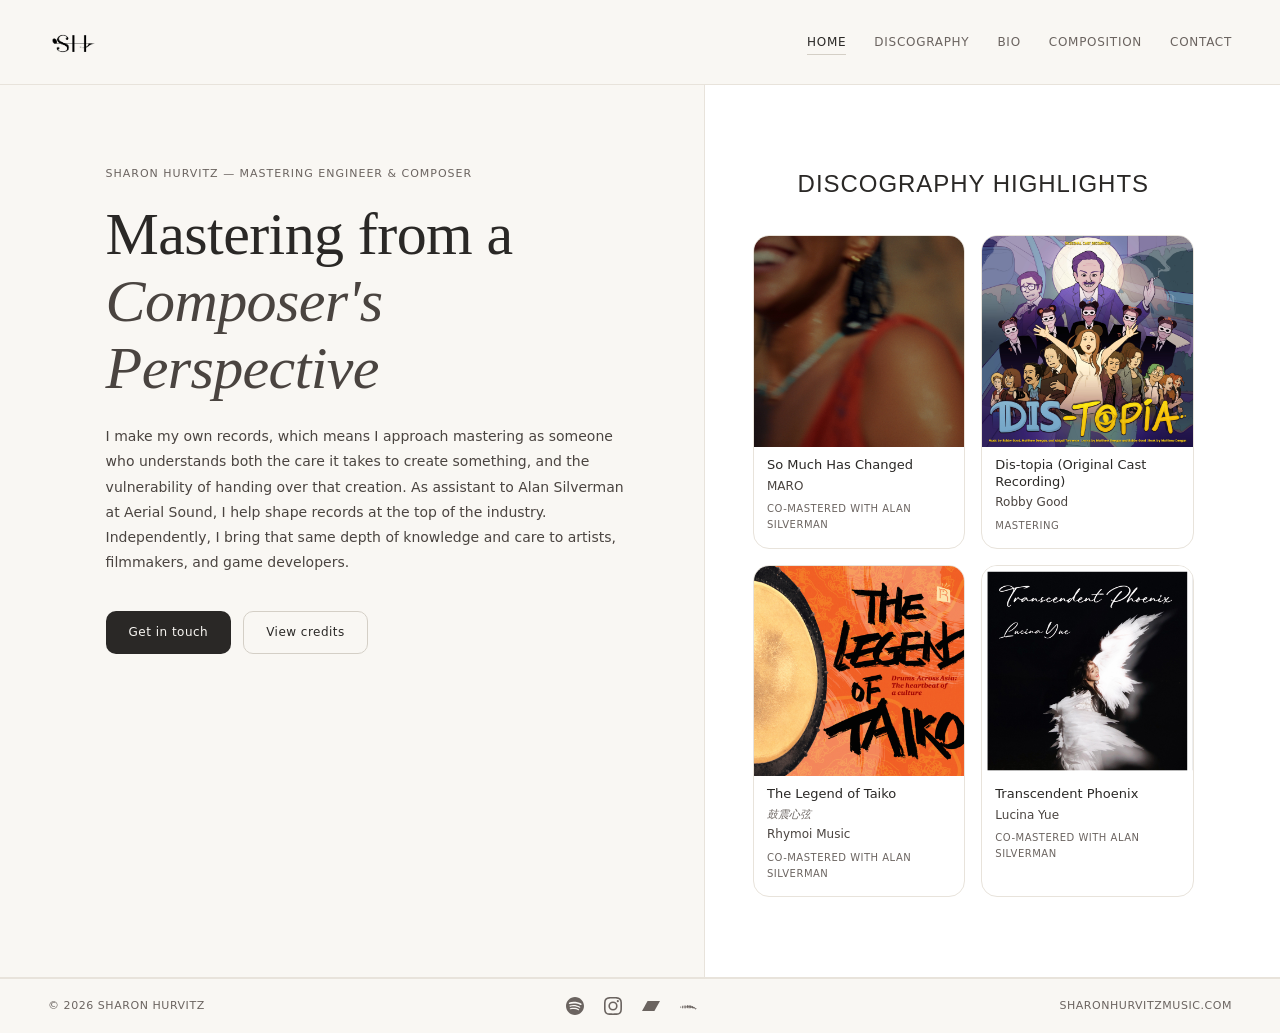
<file: index.html>
<!DOCTYPE html>
<html lang="en">
<head>
  <meta charset="UTF-8" />
  <link rel="icon" href="favicon.ico" />
<link rel="apple-touch-icon" href="apple-touch-icon.png" />
  <meta name="viewport" content="width=device-width, initial-scale=1.0" />
  <title>Sharon Hurvitz — Mastering Engineer & Composer</title>
  <meta name="description" content="Sharon Hurvitz is a New York-based mastering engineer and composer. Assistant to Alan Silverman at Aerial Sound." />
  
  <link rel="preconnect" href="https://fonts.googleapis.com" />
  <link rel="preconnect" href="https://fonts.gstatic.com" crossorigin />
  
<link href="https://api.fontshare.com/v2/css?f[]=satoshi@300,400,500&f[]=zodiak@300,400,italic&display=swap" rel="stylesheet">
  <link rel="stylesheet" href="style.css?v=3" />
</head>
<body>

  <nav class="nav" id="nav">
<a class="nav-logo" href="#" onclick="showPage('home');return false;" aria-label="Home">
  <img src="images/SH_black.png" alt="Sharon Hurvitz Logo" class="nav-logo-img" />
</a>    <div class="nav-links" id="navLinks">
      <a href="#" onclick="showPage('home');return false;" data-page="home" class="active">Home</a>
      <a href="#" onclick="showPage('discography');return false;" data-page="discography">Discography</a>
      <a href="#" onclick="showPage('bio');return false;" data-page="bio">Bio</a>
      <a href="#" onclick="showPage('composition');return false;" data-page="composition">Composition</a>
      <a href="#" onclick="showPage('contact');return false;" data-page="contact">Contact</a>
    </div>
    <button class="hamburger" id="hamburger" aria-label="Toggle menu" onclick="toggleMenu()">
      <span></span><span></span>
    </button>
  </nav>

  <!-- ── HOME ── -->
 <main id="page-home" class="page active">
    
    <div class="home-split-layout reveal">
      
      <section class="hero">
        <p class="eyebrow">Sharon Hurvitz — Mastering Engineer & Composer</p>
        <h1 class="hero-name">Mastering from a <br><em>Composer's Perspective<br></em></h1>
        <p class="hero-meta">I make my own records, which means I approach mastering as someone who understands both the care it takes to create something, and the vulnerability of handing over that creation. As assistant to Alan Silverman at Aerial Sound, I help shape records at the top of the industry. Independently, I bring that same depth of knowledge and care to artists, filmmakers, and game developers.</p>
        <div class="btn-row">
          <a href="#" class="btn btn-primary" onclick="showPage('contact');return false;">Get in touch</a>
          <a href="#" class="btn btn-secondary" onclick="showPage('discography');return false;">View credits</a>
        </div>
      </section>

      <section class="sec home-discography-section">
        <p class="sec-label">Discography Highlights</p>
        <div class="disc-grid" id="home-grid"></div>
      </section>
      
    </div><footer class="footer">
  <span>© 2026 Sharon Hurvitz</span>
  <div class="footer-links">
    <a href="https://open.spotify.com/artist/0zhpoaUAI5nfyorfeD2oMN?si=d4_nRjvzQNmylvNHb1slEg" target="_blank" rel="noopener" aria-label="Spotify">
      <svg xmlns="https://www.w3.org/2000/svg" width="18" height="18" viewBox="0 0 24 24" fill="currentColor"><path d="M12 0C5.4 0 0 5.4 0 12s5.4 12 12 12 12-5.4 12-12S18.66 0 12 0zm5.521 17.34c-.24.359-.66.48-1.021.24-2.82-1.74-6.36-2.101-10.561-1.141-.418.122-.779-.179-.899-.539-.12-.421.18-.78.54-.9 4.56-1.021 8.52-.6 11.64 1.32.42.18.479.659.301 1.02zm1.44-3.3c-.301.42-.841.6-1.262.3-3.239-1.98-8.159-2.58-11.939-1.38-.479.12-1.02-.12-1.14-.6-.12-.48.12-1.021.6-1.141C9.6 9.9 15 10.561 18.72 12.84c.361.181.54.78.241 1.2zm.12-3.36C15.24 8.4 8.82 8.16 5.16 9.301c-.6.179-1.2-.181-1.38-.721-.18-.601.18-1.2.72-1.381 4.26-1.26 11.28-1.02 15.721 1.621.539.3.719 1.02.419 1.56-.299.421-1.02.599-1.559.3z"/></svg>
    </a>
    <a href="https://www.instagram.com/sharon_hurvitz/" target="_blank" rel="noopener" aria-label="Instagram">
      <svg xmlns="https://www.w3.org/2000/svg" width="18" height="18" viewBox="0 0 24 24" fill="currentColor"><path d="M12 2.163c3.204 0 3.584.012 4.85.07 3.252.148 4.771 1.691 4.919 4.919.058 1.265.069 1.645.069 4.849 0 3.205-.012 3.584-.069 4.849-.149 3.225-1.664 4.771-4.919 4.919-1.266.058-1.644.07-4.85.07-3.204 0-3.584-.012-4.849-.07-3.26-.149-4.771-1.699-4.919-4.92-.058-1.265-.07-1.644-.07-4.849 0-3.204.013-3.583.07-4.849.149-3.227 1.664-4.771 4.919-4.919 1.266-.057 1.645-.069 4.849-.069zM12 0C8.741 0 8.333.014 7.053.072 2.695.272.273 2.69.073 7.052.014 8.333 0 8.741 0 12c0 3.259.014 3.668.072 4.948.2 4.358 2.618 6.78 6.98 6.98C8.333 23.986 8.741 24 12 24c3.259 0 3.668-.014 4.948-.072 4.354-.2 6.782-2.618 6.979-6.98.059-1.28.073-1.689.073-4.948 0-3.259-.014-3.667-.072-4.947-.196-4.354-2.617-6.78-6.979-6.98C15.668.014 15.259 0 12 0zm0 5.838a6.162 6.162 0 100 12.324 6.162 6.162 0 000-12.324zM12 16a4 4 0 110-8 4 4 0 010 8zm6.406-11.845a1.44 1.44 0 100 2.881 1.44 1.44 0 000-2.881z"/></svg>
    </a>
    <a href="https://sharonhurvitz.bandcamp.com/" target="_blank" rel="noopener" aria-label="Bandcamp">
      <svg xmlns="https://www.w3.org/2000/svg" width="18" height="18" viewBox="0 0 24 24" fill="currentColor"><path d="M0 18.75l7.437-13.5H24l-7.438 13.5z"/></svg>
    </a>
    <a href="https://soundcloud.com/sharon-hurvitz" target="_blank" rel="noopener" aria-label="SoundCloud">
      <svg xmlns="https://www.w3.org/2000/svg" width="18" height="18" viewBox="0 0 24 24" fill="currentColor"><path d="M1.175 12.225c-.017 0-.034.002-.05.006a.32.32 0 00-.24.23l-.39 1.18.39 1.167c.013.08.094.144.19.144.1 0 .178-.064.19-.144l.44-1.167-.44-1.18a.21.21 0 00-.09-.036zm2.137-.85c-.02 0-.04.002-.058.007-.11.03-.19.128-.19.244l-.44 1.773.44 1.77c0 .115.08.213.19.244.02.004.038.007.058.007.14 0 .254-.1.27-.236l.5-1.785-.5-1.785c-.016-.138-.13-.239-.27-.239zm2.18-.394c-.025 0-.05.004-.073.01-.135.04-.23.163-.23.306l-.5 1.893.5 1.888c0 .143.095.267.23.306.023.007.048.01.073.01.17 0 .31-.126.327-.296l.567-1.908-.567-1.908c-.017-.17-.157-.301-.327-.301zm2.19.155c-.028 0-.057.005-.084.013-.158.048-.268.192-.268.357l-.56 1.738.56 1.734c0 .165.11.31.268.357.027.008.056.013.084.013.195 0 .356-.147.374-.34l.635-1.764-.635-1.764c-.018-.193-.18-.344-.374-.344zm2.193-.56c-.032 0-.065.006-.096.016-.18.056-.307.22-.307.41l-.624 1.868.624 1.863c0 .19.127.354.307.41.031.01.064.016.096.016.222 0 .404-.167.424-.386l.706-1.903-.706-1.903c-.02-.22-.202-.391-.424-.391zm2.19-.03c-.036 0-.073.007-.108.02-.203.065-.347.25-.347.463l-.695 1.928.695 1.923c0 .213.144.398.347.463.035.013.072.02.108.02.25 0 .455-.19.477-.435l.786-1.971-.786-1.971c-.022-.246-.227-.44-.477-.44zm2.19.423c-.04 0-.082.008-.12.023-.228.075-.39.283-.39.52l-.773 1.505.773 1.5c0 .237.162.445.39.52.038.015.08.023.12.023.28 0 .51-.213.534-.49l.875-1.553-.875-1.553c-.024-.278-.254-.495-.534-.495zm2.188.867c-.044 0-.09.009-.133.026-.254.085-.434.316-.434.578l-.857 1.082.857 1.077c0 .262.18.493.434.578.043.017.089.026.133.026.31 0 .564-.237.59-.543l.97-1.138-.97-1.138c-.026-.307-.28-.548-.59-.548zm2.187 1.283c-.05 0-.1.01-.148.03-.28.094-.48.348-.48.637l-.94.66.94.654c0 .29.2.544.48.638.048.019.098.03.148.03.344 0 .625-.262.654-.6l1.063-.722-1.063-.722c-.029-.34-.31-.605-.654-.605zm2.186 1.65c-.054 0-.11.011-.163.033-.308.105-.528.384-.528.704l-1.02.23 1.02.224c0 .32.22.6.528.704.053.022.109.033.163.033.378 0 .686-.29.717-.66l1.154-.301-1.154-.301c-.031-.37-.339-.666-.717-.666z"/></svg>
    </a>
  </div>
  <span>sharonhurvitzmusic.com</span>
</footer>
  </main>

  <!-- ── DISCOGRAPHY ── -->
  <main id="page-discography" class="page">
    <section class="sec">
      <p class="sec-label">Mastering credits</p>
      <div id="album-detail"></div>
      <div class="disc-grid" id="disc-grid"></div>
    </section>
    <footer class="footer">
  <span>© 2026 Sharon Hurvitz</span>
  <div class="footer-links">
    <a href="https://open.spotify.com/artist/0zhpoaUAI5nfyorfeD2oMN?si=d4_nRjvzQNmylvNHb1slEg" target="_blank" rel="noopener" aria-label="Spotify">
      <svg xmlns="https://www.w3.org/2000/svg" width="18" height="18" viewBox="0 0 24 24" fill="currentColor"><path d="M12 0C5.4 0 0 5.4 0 12s5.4 12 12 12 12-5.4 12-12S18.66 0 12 0zm5.521 17.34c-.24.359-.66.48-1.021.24-2.82-1.74-6.36-2.101-10.561-1.141-.418.122-.779-.179-.899-.539-.12-.421.18-.78.54-.9 4.56-1.021 8.52-.6 11.64 1.32.42.18.479.659.301 1.02zm1.44-3.3c-.301.42-.841.6-1.262.3-3.239-1.98-8.159-2.58-11.939-1.38-.479.12-1.02-.12-1.14-.6-.12-.48.12-1.021.6-1.141C9.6 9.9 15 10.561 18.72 12.84c.361.181.54.78.241 1.2zm.12-3.36C15.24 8.4 8.82 8.16 5.16 9.301c-.6.179-1.2-.181-1.38-.721-.18-.601.18-1.2.72-1.381 4.26-1.26 11.28-1.02 15.721 1.621.539.3.719 1.02.419 1.56-.299.421-1.02.599-1.559.3z"/></svg>
    </a>
    <a href="https://www.instagram.com/sharon_hurvitz/" target="_blank" rel="noopener" aria-label="Instagram">
      <svg xmlns="https://www.w3.org/2000/svg" width="18" height="18" viewBox="0 0 24 24" fill="currentColor"><path d="M12 2.163c3.204 0 3.584.012 4.85.07 3.252.148 4.771 1.691 4.919 4.919.058 1.265.069 1.645.069 4.849 0 3.205-.012 3.584-.069 4.849-.149 3.225-1.664 4.771-4.919 4.919-1.266.058-1.644.07-4.85.07-3.204 0-3.584-.012-4.849-.07-3.26-.149-4.771-1.699-4.919-4.92-.058-1.265-.07-1.644-.07-4.849 0-3.204.013-3.583.07-4.849.149-3.227 1.664-4.771 4.919-4.919 1.266-.057 1.645-.069 4.849-.069zM12 0C8.741 0 8.333.014 7.053.072 2.695.272.273 2.69.073 7.052.014 8.333 0 8.741 0 12c0 3.259.014 3.668.072 4.948.2 4.358 2.618 6.78 6.98 6.98C8.333 23.986 8.741 24 12 24c3.259 0 3.668-.014 4.948-.072 4.354-.2 6.782-2.618 6.979-6.98.059-1.28.073-1.689.073-4.948 0-3.259-.014-3.667-.072-4.947-.196-4.354-2.617-6.78-6.979-6.98C15.668.014 15.259 0 12 0zm0 5.838a6.162 6.162 0 100 12.324 6.162 6.162 0 000-12.324zM12 16a4 4 0 110-8 4 4 0 010 8zm6.406-11.845a1.44 1.44 0 100 2.881 1.44 1.44 0 000-2.881z"/></svg>
    </a>
    <a href="https://sharonhurvitz.bandcamp.com/" target="_blank" rel="noopener" aria-label="Bandcamp">
      <svg xmlns="https://www.w3.org/2000/svg" width="18" height="18" viewBox="0 0 24 24" fill="currentColor"><path d="M0 18.75l7.437-13.5H24l-7.438 13.5z"/></svg>
    </a>
    <a href="https://soundcloud.com/sharon-hurvitz" target="_blank" rel="noopener" aria-label="SoundCloud">
      <svg xmlns="https://www.w3.org/2000/svg" width="18" height="18" viewBox="0 0 24 24" fill="currentColor"><path d="M1.175 12.225c-.017 0-.034.002-.05.006a.32.32 0 00-.24.23l-.39 1.18.39 1.167c.013.08.094.144.19.144.1 0 .178-.064.19-.144l.44-1.167-.44-1.18a.21.21 0 00-.09-.036zm2.137-.85c-.02 0-.04.002-.058.007-.11.03-.19.128-.19.244l-.44 1.773.44 1.77c0 .115.08.213.19.244.02.004.038.007.058.007.14 0 .254-.1.27-.236l.5-1.785-.5-1.785c-.016-.138-.13-.239-.27-.239zm2.18-.394c-.025 0-.05.004-.073.01-.135.04-.23.163-.23.306l-.5 1.893.5 1.888c0 .143.095.267.23.306.023.007.048.01.073.01.17 0 .31-.126.327-.296l.567-1.908-.567-1.908c-.017-.17-.157-.301-.327-.301zm2.19.155c-.028 0-.057.005-.084.013-.158.048-.268.192-.268.357l-.56 1.738.56 1.734c0 .165.11.31.268.357.027.008.056.013.084.013.195 0 .356-.147.374-.34l.635-1.764-.635-1.764c-.018-.193-.18-.344-.374-.344zm2.193-.56c-.032 0-.065.006-.096.016-.18.056-.307.22-.307.41l-.624 1.868.624 1.863c0 .19.127.354.307.41.031.01.064.016.096.016.222 0 .404-.167.424-.386l.706-1.903-.706-1.903c-.02-.22-.202-.391-.424-.391zm2.19-.03c-.036 0-.073.007-.108.02-.203.065-.347.25-.347.463l-.695 1.928.695 1.923c0 .213.144.398.347.463.035.013.072.02.108.02.25 0 .455-.19.477-.435l.786-1.971-.786-1.971c-.022-.246-.227-.44-.477-.44zm2.19.423c-.04 0-.082.008-.12.023-.228.075-.39.283-.39.52l-.773 1.505.773 1.5c0 .237.162.445.39.52.038.015.08.023.12.023.28 0 .51-.213.534-.49l.875-1.553-.875-1.553c-.024-.278-.254-.495-.534-.495zm2.188.867c-.044 0-.09.009-.133.026-.254.085-.434.316-.434.578l-.857 1.082.857 1.077c0 .262.18.493.434.578.043.017.089.026.133.026.31 0 .564-.237.59-.543l.97-1.138-.97-1.138c-.026-.307-.28-.548-.59-.548zm2.187 1.283c-.05 0-.1.01-.148.03-.28.094-.48.348-.48.637l-.94.66.94.654c0 .29.2.544.48.638.048.019.098.03.148.03.344 0 .625-.262.654-.6l1.063-.722-1.063-.722c-.029-.34-.31-.605-.654-.605zm2.186 1.65c-.054 0-.11.011-.163.033-.308.105-.528.384-.528.704l-1.02.23 1.02.224c0 .32.22.6.528.704.053.022.109.033.163.033.378 0 .686-.29.717-.66l1.154-.301-1.154-.301c-.031-.37-.339-.666-.717-.666z"/></svg>
    </a>
  </div>
  <span>sharonhurvitzmusic.com</span>
</footer>
  </main>

  <!-- ── BIO ── -->
  <main id="page-bio" class="page">
    <section class="sec reveal">
      <p class="sec-label">Bio</p>
      <div class="bio-body">
        <p><em>Sharon Hurvitz</em> is a New York-based mastering engineer and composer. She serves as an assistant to Grammy-winning engineer Alan Silverman at Aerial Sound, working alongside one of the industry's most celebrated engineers on a catalog spanning over 100 Grammy-nominated records.</p>
        <p>Sharon’s technical approach is deeply informed by her work as a composer. She attended Columbia University, studying with Georg Friedrich Haas and Zosha Di Castri, and earned a Master of Music in Screen Scoring from NYU Steinhardt. This academic foundation, paired with performances of her concert works by ensembles such as the Los Angeles Philharmonic, the International Contemporary Ensemble, and the Calder String Quartet, has given her a refined ear for dynamic range, texture, and emotional intent. She views mastering not merely as the final step in production, but as a collaborative opportunity to elevate a song’s narrative.</p>
        <p>Her mastering portfolio spans a diverse range of genres, from Maro’s debut English-language album <em>So Much Has Changed</em> and Robby Good’s theatrical cast recording <em>Dis-topia</em>, to classical audiophile releases. Whether the project is a classical recording or a hyperpop single, she applies the same rigorous attention to the unique intent behind every record.</p>
        <p>As an artist, Sharon releases music under her own name. Her debut album <em>Clangen Vol. 1: Newleaf</em>, the official soundtrack for the indie game <em>Clan Generator</em>, showcases her ability to blend complex orchestral and ambient textures into fully realized immersive soundscapes.</p>
        <p>Based in New York, she works internationally.</p>
      </div>
    </section>
    <footer class="footer">
  <span>© 2026 Sharon Hurvitz</span>
  <div class="footer-links">
    <a href="https://open.spotify.com/artist/0zhpoaUAI5nfyorfeD2oMN?si=d4_nRjvzQNmylvNHb1slEg" target="_blank" rel="noopener" aria-label="Spotify">
      <svg xmlns="https://www.w3.org/2000/svg" width="18" height="18" viewBox="0 0 24 24" fill="currentColor"><path d="M12 0C5.4 0 0 5.4 0 12s5.4 12 12 12 12-5.4 12-12S18.66 0 12 0zm5.521 17.34c-.24.359-.66.48-1.021.24-2.82-1.74-6.36-2.101-10.561-1.141-.418.122-.779-.179-.899-.539-.12-.421.18-.78.54-.9 4.56-1.021 8.52-.6 11.64 1.32.42.18.479.659.301 1.02zm1.44-3.3c-.301.42-.841.6-1.262.3-3.239-1.98-8.159-2.58-11.939-1.38-.479.12-1.02-.12-1.14-.6-.12-.48.12-1.021.6-1.141C9.6 9.9 15 10.561 18.72 12.84c.361.181.54.78.241 1.2zm.12-3.36C15.24 8.4 8.82 8.16 5.16 9.301c-.6.179-1.2-.181-1.38-.721-.18-.601.18-1.2.72-1.381 4.26-1.26 11.28-1.02 15.721 1.621.539.3.719 1.02.419 1.56-.299.421-1.02.599-1.559.3z"/></svg>
    </a>
    <a href="https://www.instagram.com/sharon_hurvitz/" target="_blank" rel="noopener" aria-label="Instagram">
      <svg xmlns="https://www.w3.org/2000/svg" width="18" height="18" viewBox="0 0 24 24" fill="currentColor"><path d="M12 2.163c3.204 0 3.584.012 4.85.07 3.252.148 4.771 1.691 4.919 4.919.058 1.265.069 1.645.069 4.849 0 3.205-.012 3.584-.069 4.849-.149 3.225-1.664 4.771-4.919 4.919-1.266.058-1.644.07-4.85.07-3.204 0-3.584-.012-4.849-.07-3.26-.149-4.771-1.699-4.919-4.92-.058-1.265-.07-1.644-.07-4.849 0-3.204.013-3.583.07-4.849.149-3.227 1.664-4.771 4.919-4.919 1.266-.057 1.645-.069 4.849-.069zM12 0C8.741 0 8.333.014 7.053.072 2.695.272.273 2.69.073 7.052.014 8.333 0 8.741 0 12c0 3.259.014 3.668.072 4.948.2 4.358 2.618 6.78 6.98 6.98C8.333 23.986 8.741 24 12 24c3.259 0 3.668-.014 4.948-.072 4.354-.2 6.782-2.618 6.979-6.98.059-1.28.073-1.689.073-4.948 0-3.259-.014-3.667-.072-4.947-.196-4.354-2.617-6.78-6.979-6.98C15.668.014 15.259 0 12 0zm0 5.838a6.162 6.162 0 100 12.324 6.162 6.162 0 000-12.324zM12 16a4 4 0 110-8 4 4 0 010 8zm6.406-11.845a1.44 1.44 0 100 2.881 1.44 1.44 0 000-2.881z"/></svg>
    </a>
    <a href="https://sharonhurvitz.bandcamp.com/" target="_blank" rel="noopener" aria-label="Bandcamp">
      <svg xmlns="https://www.w3.org/2000/svg" width="18" height="18" viewBox="0 0 24 24" fill="currentColor"><path d="M0 18.75l7.437-13.5H24l-7.438 13.5z"/></svg>
    </a>
    <a href="https://soundcloud.com/sharon-hurvitz" target="_blank" rel="noopener" aria-label="SoundCloud">
      <svg xmlns="https://www.w3.org/2000/svg" width="18" height="18" viewBox="0 0 24 24" fill="currentColor"><path d="M1.175 12.225c-.017 0-.034.002-.05.006a.32.32 0 00-.24.23l-.39 1.18.39 1.167c.013.08.094.144.19.144.1 0 .178-.064.19-.144l.44-1.167-.44-1.18a.21.21 0 00-.09-.036zm2.137-.85c-.02 0-.04.002-.058.007-.11.03-.19.128-.19.244l-.44 1.773.44 1.77c0 .115.08.213.19.244.02.004.038.007.058.007.14 0 .254-.1.27-.236l.5-1.785-.5-1.785c-.016-.138-.13-.239-.27-.239zm2.18-.394c-.025 0-.05.004-.073.01-.135.04-.23.163-.23.306l-.5 1.893.5 1.888c0 .143.095.267.23.306.023.007.048.01.073.01.17 0 .31-.126.327-.296l.567-1.908-.567-1.908c-.017-.17-.157-.301-.327-.301zm2.19.155c-.028 0-.057.005-.084.013-.158.048-.268.192-.268.357l-.56 1.738.56 1.734c0 .165.11.31.268.357.027.008.056.013.084.013.195 0 .356-.147.374-.34l.635-1.764-.635-1.764c-.018-.193-.18-.344-.374-.344zm2.193-.56c-.032 0-.065.006-.096.016-.18.056-.307.22-.307.41l-.624 1.868.624 1.863c0 .19.127.354.307.41.031.01.064.016.096.016.222 0 .404-.167.424-.386l.706-1.903-.706-1.903c-.02-.22-.202-.391-.424-.391zm2.19-.03c-.036 0-.073.007-.108.02-.203.065-.347.25-.347.463l-.695 1.928.695 1.923c0 .213.144.398.347.463.035.013.072.02.108.02.25 0 .455-.19.477-.435l.786-1.971-.786-1.971c-.022-.246-.227-.44-.477-.44zm2.19.423c-.04 0-.082.008-.12.023-.228.075-.39.283-.39.52l-.773 1.505.773 1.5c0 .237.162.445.39.52.038.015.08.023.12.023.28 0 .51-.213.534-.49l.875-1.553-.875-1.553c-.024-.278-.254-.495-.534-.495zm2.188.867c-.044 0-.09.009-.133.026-.254.085-.434.316-.434.578l-.857 1.082.857 1.077c0 .262.18.493.434.578.043.017.089.026.133.026.31 0 .564-.237.59-.543l.97-1.138-.97-1.138c-.026-.307-.28-.548-.59-.548zm2.187 1.283c-.05 0-.1.01-.148.03-.28.094-.48.348-.48.637l-.94.66.94.654c0 .29.2.544.48.638.048.019.098.03.148.03.344 0 .625-.262.654-.6l1.063-.722-1.063-.722c-.029-.34-.31-.605-.654-.605zm2.186 1.65c-.054 0-.11.011-.163.033-.308.105-.528.384-.528.704l-1.02.23 1.02.224c0 .32.22.6.528.704.053.022.109.033.163.033.378 0 .686-.29.717-.66l1.154-.301-1.154-.301c-.031-.37-.339-.666-.717-.666z"/></svg>
    </a>
  </div>
  <span>sharonhurvitzmusic.com</span>
</footer>
  </main>

<!-- ── COMPOSITION ── -->
<main id="page-composition" class="page">
  <section class="sec reveal">
    <p class="sec-label">Composition — original releases</p>

    <div class="comp-layout">

      <!-- LEFT: Full album -->
      <div class="comp-card comp-main">
        <img src="images/newleaf.png" alt="Clangen Vol. 1: Newleaf album art" />
        <div class="comp-card-body">
          <h2 class="comp-title">Clangen Vol. 1: Newleaf</h2>
          <p class="comp-sub">Sharon Hurvitz · 2026 · Self-released</p>
          <p class="comp-roles">Composer · Producer · Mixing Engineer · Mastering Engineer</p>
          <div class="tracklist" id="newleaf-tracklist">
            <div class="track" data-src="audio/01-Generations.mp3">
              <button class="track-play" aria-label="Play Generations">&#9654;</button>
              <span class="tn">1</span>
              <span class="track-name">Generations</span>
              <span class="track-duration"></span>
            </div>
            <div class="track" data-src="audio/02-Crossing-the-River.mp3">
              <button class="track-play" aria-label="Play Crossing the River">&#9654;</button>
              <span class="tn">2</span>
              <span class="track-name">Crossing the River <span style="color: var(--text-muted); font-size:11px;">(composed by Carl-Isaak Krulewitch)</span></span>
              <span class="track-duration"></span>
            </div>
            <div class="track" data-src="audio/03-Newleaf.mp3">
              <button class="track-play" aria-label="Play Newleaf">&#9654;</button>
              <span class="tn">3</span>
              <span class="track-name">Newleaf</span>
              <span class="track-duration"></span>
            </div>
            <div class="track" data-src="audio/04-Ancient-Tunnels.mp3">
              <button class="track-play" aria-label="Play Ancient Tunnels">&#9654;</button>
              <span class="tn">4</span>
              <span class="track-name">Ancient Tunnels</span>
              <span class="track-duration"></span>
            </div>
            <div class="track" data-src="audio/05-The-Medicine-Cats-Den.mp3">
              <button class="track-play" aria-label="Play The Medicine Cat's Den">&#9654;</button>
              <span class="tn">5</span>
              <span class="track-name">The Medicine Cat's Den <span style="color: var(--text-muted); font-size:11px;">(composed by Carl-Isaak Krulewitch)</span></span>
              <span class="track-duration"></span>
            </div>
            <div class="track" data-src="audio/06-Dawn-Patrol.mp3">
              <button class="track-play" aria-label="Play Dawn Patrol">&#9654;</button>
              <span class="tn">6</span>
              <span class="track-name">Dawn Patrol</span>
              <span class="track-duration"></span>
            </div>
            <div class="track" data-src="audio/07-The-Moonstone.mp3">
              <button class="track-play" aria-label="Play The Moonstone">&#9654;</button>
              <span class="tn">7</span>
              <span class="track-name">The Moonstone</span>
              <span class="track-duration"></span>
            </div>
            <div class="track" data-src="audio/08-Leafbare.mp3">
              <button class="track-play" aria-label="Play Leafbare">&#9654;</button>
              <span class="tn">8</span>
              <span class="track-name">Leafbare</span>
              <span class="track-duration"></span>
            </div>
            <div class="track" data-src="audio/09-Moonhigh-Vigil.mp3">
              <button class="track-play" aria-label="Play Moonhigh Vigil">&#9654;</button>
              <span class="tn">9</span>
              <span class="track-name">Moonhigh Vigil</span>
              <span class="track-duration"></span>
            </div>
          </div>
        </div>
      </div>

      <!-- RIGHT: Singles + CTA stacked -->
      <div class="comp-sidebar">

        <div class="single-card" data-single-src="audio/StarClan-live.mp3">
  <div class="single-art-wrap">
    <img src="images/starclan.png" alt="StarClan (live) artwork" class="single-art" />
  </div>
  <div class="single-body">
    <div class="single-badge">Single</div>
    <h3 class="single-title">StarClan (live)</h3>
    <p class="single-sub">Sharon Hurvitz · 2025</p>
    <ul class="single-roles">
      <li>Composer</li>
      <li>Mastering Engineer</li>
      <li>Mixed by Joel Bobby</li>
    </ul>
    <div class="single-player">
      <button class="single-play-btn" aria-label="Play StarClan (live)">&#9654; Play</button>
      <div class="single-progress-bar">
        <div class="single-progress-fill"></div>
      </div>
      <span class="single-duration"></span>
    </div>
  </div>
</div>

        <div class="single-card single-card--placeholder" data-single-src="audio/RiverClan-live.mp3">
          <div class="single-art-wrap">
            <img src="images/riverclan.jpg" alt="RiverClan (live) artwork" class="single-art" />
          </div>
          <div class="single-body">
    <div class="single-badge">Single</div>
    <h3 class="single-title">RiverClan (live)</h3>
    <p class="single-sub">Sharon Hurvitz · 2025</p>
    <ul class="single-roles">
      <li>Composer</li>
      <li>Mixing Engineer</li>
      <li>Mastered by Alan Silverman</li>
    </ul>
    <div class="single-player">
      <button class="single-play-btn" aria-label="Play RiverClan (live)">&#9654; Play</button>
      <div class="single-progress-bar">
        <div class="single-progress-fill"></div>
      </div>
      <span class="single-duration"></span>
    </div>
  </div>
</div>

       </div><!-- closes comp-sidebar -->

      <!-- COLUMN 3: CTA -->
      <div class="comp-card comp-card--cta" onclick="showPage('contact')">
        <div class="cta-inner">
          <span class="cta-plus">+</span>
          <p class="cta-text">Commission a composition</p>
          <p class="cta-sub">Film · sync · collaborative</p>
        </div>
      </div>

    </div><!-- closes comp-layout -->

  </section>

  <footer class="footer">
    <span>© 2026 Sharon Hurvitz</span>
    <div class="footer-links">
      <a href="https://open.spotify.com/artist/0zhpoaUAI5nfyorfeD2oMN?si=d4_nRjvzQNmylvNHb1slEg" target="_blank" rel="noopener" aria-label="Spotify">
        <svg xmlns="http://www.w3.org/2000/svg" width="18" height="18" viewBox="0 0 24 24" fill="currentColor"><path d="M12 0C5.4 0 0 5.4 0 12s5.4 12 12 12 12-5.4 12-12S18.66 0 12 0zm5.521 17.34c-.24.359-.66.48-1.021.24-2.82-1.74-6.36-2.101-10.561-1.141-.418.122-.779-.179-.899-.539-.12-.421.18-.78.54-.9 4.56-1.021 8.52-.6 11.64 1.32.42.18.479.659.301 1.02zm1.44-3.3c-.301.42-.841.6-1.262.3-3.239-1.98-8.159-2.58-11.939-1.38-.479.12-1.02-.12-1.14-.6-.12-.48.12-1.021.6-1.141C9.6 9.9 15 10.561 18.72 12.84c.361.181.54.78.241 1.2zm.12-3.36C15.24 8.4 8.82 8.16 5.16 9.301c-.6.179-1.2-.181-1.38-.721-.18-.601.18-1.2.72-1.381 4.26-1.26 11.28-1.02 15.721 1.621.539.3.719 1.02.419 1.56-.299.421-1.02.599-1.559.3z"/></svg>
      </a>
      <a href="https://www.instagram.com/sharon_hurvitz/" target="_blank" rel="noopener" aria-label="Instagram">
        <svg xmlns="http://www.w3.org/2000/svg" width="18" height="18" viewBox="0 0 24 24" fill="currentColor"><path d="M12 2.163c3.204 0 3.584.012 4.85.07 3.252.148 4.771 1.691 4.919 4.919.058 1.265.069 1.645.069 4.849 0 3.205-.012 3.584-.069 4.849-.149 3.225-1.664 4.771-4.919 4.919-1.266.058-1.644.07-4.85.07-3.204 0-3.584-.012-4.849-.07-3.26-.149-4.771-1.699-4.919-4.92-.058-1.265-.07-1.644-.07-4.849 0-3.204.013-3.583.07-4.849.149-3.227 1.664-4.771 4.919-4.919 1.266-.057 1.645-.069 4.849-.069zM12 0C8.741 0 8.333.014 7.053.072 2.695.272.273 2.69.073 7.052.014 8.333 0 8.741 0 12c0 3.259.014 3.668.072 4.948.2 4.358 2.618 6.78 6.98 6.98C8.333 23.986 8.741 24 12 24c3.259 0 3.668-.014 4.948-.072 4.354-.2 6.782-2.618 6.979-6.98.059-1.28.073-1.689.073-4.948 0-3.259-.014-3.667-.072-4.947-.196-4.354-2.617-6.78-6.979-6.98C15.668.014 15.259 0 12 0zm0 5.838a6.162 6.162 0 100 12.324 6.162 6.162 0 000-12.324zM12 16a4 4 0 110-8 4 4 0 010 8zm6.406-11.845a1.44 1.44 0 100 2.881 1.44 1.44 0 000-2.881z"/></svg>
      </a>
      <a href="https://sharonhurvitz.bandcamp.com/" target="_blank" rel="noopener" aria-label="Bandcamp">
        <svg xmlns="http://www.w3.org/2000/svg" width="18" height="18" viewBox="0 0 24 24" fill="currentColor"><path d="M0 18.75l7.437-13.5H24l-7.438 13.5z"/></svg>
      </a>
      <a href="https://soundcloud.com/sharon-hurvitz" target="_blank" rel="noopener" aria-label="SoundCloud">
        <svg xmlns="http://www.w3.org/2000/svg" width="18" height="18" viewBox="0 0 24 24" fill="currentColor"><path d="M1.175 12.225c-.017 0-.034.002-.05.006a.32.32 0 00-.24.23l-.39 1.18.39 1.167c.013.08.094.144.19.144.1 0 .178-.064.19-.144l.44-1.167-.44-1.18a.21.21 0 00-.09-.036zm2.137-.85c-.02 0-.04.002-.058.007-.11.03-.19.128-.19.244l-.44 1.773.44 1.77c0 .115.08.213.19.244.02.004.038.007.058.007.14 0 .254-.1.27-.236l.5-1.785-.5-1.785c-.016-.138-.13-.239-.27-.239zm2.18-.394c-.025 0-.05.004-.073.01-.135.04-.23.163-.23.306l-.5 1.893.5 1.888c0 .143.095.267.23.306.023.007.048.01.073.01.17 0 .31-.126.327-.296l.567-1.908-.567-1.908c-.017-.17-.157-.301-.327-.301zm2.19.155c-.028 0-.057.005-.084.013-.158.048-.268.192-.268.357l-.56 1.738.56 1.734c0 .165.11.31.268.357.027.008.056.013.084.013.195 0 .356-.147.374-.34l.635-1.764-.635-1.764c-.018-.193-.18-.344-.374-.344zm2.193-.56c-.032 0-.065.006-.096.016-.18.056-.307.22-.307.41l-.624 1.868.624 1.863c0 .19.127.354.307.41.031.01.064.016.096.016.222 0 .404-.167.424-.386l.706-1.903-.706-1.903c-.02-.22-.202-.391-.424-.391zm2.19-.03c-.036 0-.073.007-.108.02-.203.065-.347.25-.347.463l-.695 1.928.695 1.923c0 .213.144.398.347.463.035.013.072.02.108.02.25 0 .455-.19.477-.435l.786-1.971-.786-1.971c-.022-.246-.227-.44-.477-.44zm2.19.423c-.04 0-.082.008-.12.023-.228.075-.39.283-.39.52l-.773 1.505.773 1.5c0 .237.162.445.39.52.038.015.08.023.12.023.28 0 .51-.213.534-.49l.875-1.553-.875-1.553c-.024-.278-.254-.495-.534-.495zm2.188.867c-.044 0-.09.009-.133.026-.254.085-.434.316-.434.578l-.857 1.082.857 1.077c0 .262.18.493.434.578.043.017.089.026.133.026.31 0 .564-.237.59-.543l.97-1.138-.97-1.138c-.026-.307-.28-.548-.59-.548zm2.187 1.283c-.05 0-.1.01-.148.03-.28.094-.48.348-.48.637l-.94.66.94.654c0 .29.2.544.48.638.048.019.098.03.148.03.344 0 .625-.262.654-.6l1.063-.722-1.063-.722c-.029-.34-.31-.605-.654-.605zm2.186 1.65c-.054 0-.11.011-.163.033-.308.105-.528.384-.528.704l-1.02.23 1.02.224c0 .32.22.6.528.704.053.022.109.033.163.033.378 0 .686-.29.717-.66l1.154-.301-1.154-.301c-.031-.37-.339-.666-.717-.666z"/></svg>
      </a>
    </div>
    <span>sharonhurvitzmusic.com</span>
  </footer>
</main>
  <!-- ── CONTACT ── -->
<section id="page-contact" class="page sec">
    <div class="contact-wrapper">
        <div class="contact-intro-group">
            <p class="contact-intro">For booking mastering or composition inquiries, please email <a href="mailto:sharonrosehurvitz@gmail.com">sharonrosehurvitz@gmail.com</a>, or send a message directly through the inquiry form below.</p>
        </div>
        
        <form class="contact-form" action="https://formspree.io/f/xojzvqvg" method="POST">
            <div class="split-inputs">
                <div class="input-wrap">
                    <label for="fname">First Name <span class="req">(required)</span></label>
                    <input type="text" id="fname" name="fname" autocomplete="given-name" required>
                </div>
                <div class="input-wrap">
                    <label for="lname">Last Name <span class="req">(required)</span></label>
                    <input type="text" id="lname" name="lname" autocomplete="family-name" required>
                </div>
            </div>

            <div class="input-wrap">
                <label for="email">Email Address <span class="req">(required)</span></label>
                <input type="email" id="email" name="email" autocomplete="email" required>
            </div>

            <div class="input-wrap">
                <label for="subject">Subject/Project Title <span class="req">(required)</span></label>
                <input type="text" id="subject" name="subject" required>
            </div>

            <div class="input-wrap">
                <label for="message">Message <span class="req">(required)</span></label>
                <textarea id="message" name="message" rows="6" required></textarea>
            </div>

            <div class="input-wrap">
                <label for="project-type">Project Type</label>
                <select id="project-type" name="project-type">
                    <option value="" disabled selected>Select an option</option>
                    <option value="Single Mastering">Single Mastering</option>
                    <option value="EP Mastering">EP Mastering</option>
                    <option value="Album Mastering">Album Mastering</option>
                    <option value="Composition Inquiry">Composition Inquiry</option>
                    <option value="Other">Other</option>
                </select>
            </div>

            <div class="checkbox-group">
                <label class="group-label">Deliverables <span class="req">(required)</span></label>
                <p class="sub-label">Please select all mastering deliverables required for your project</p>
                
                <label class="check-container" for="deliv-wav">
                    <input type="checkbox" id="deliv-wav" name="deliverables" value="Final Master Stereo WAVs">
                    <span class="check-text">Final Master Stereo WAVs</span>
                </label>
                
                <label class="check-container" for="deliv-inst">
                    <input type="checkbox" id="deliv-inst" name="deliverables" value="Mastered Instrumentals">
                    <span class="check-text">Mastered Instrumentals</span>
                </label>
                
                <label class="check-container" for="deliv-ddp">
                    <input type="checkbox" id="deliv-ddp" name="deliverables" value="DDP Production Master">
                    <span class="check-text">DDP Production Master (for CD Release)</span>
                </label>
                
                <label class="check-container" for="deliv-vinyl">
                    <input type="checkbox" id="deliv-vinyl" name="deliverables" value="Vinyl Production Master">
                    <span class="check-text">Vinyl Production Master (for lacquer or DMM Cutting)</span>
                </label>
                
                <label class="check-container" for="deliv-other">
                    <input type="checkbox" id="deliv-other" name="deliverables" value="Other">
                    <span class="check-text">Other (Non Mastering Related Inquiry)</span>
                </label>
            </div>

            <button type="submit" class="btn btn-primary submit-btn">Submit</button>
        </form>
    </div>
</section>

  <script src="main.js"></script>
</body>
</html>
</file>
<file: style.css>
/* ============================================================
   SHARON HURVITZ v2 — style.css
   Aesthetic: refined editorial — Zodiak + Satoshi
   ============================================================ */

:root {
  /* WARMER BACKGROUNDS */
  --bg:           #F9F7F3; 
  --bg-card:      #FFFFFF;
  --bg-muted:     #F0EDE6; 

  /* RICHER TEXT */
  --text:         #2A2826; 
  --text-mid:     #4A4440; 
  --text-muted:   #6B6460;

  /* WARMER BORDERS */
  --border:       #E8E3DB; 
  --border-mid:   #D4CFC6;

  /* THE ORGANIC ACCENT (Botanical Green) */
  --accent:       #2A3B2C; 
  
  --font-display: 'Zodiak', Georgia, serif;
  --font-body:    'Satoshi', system-ui, sans-serif;
  
  --radius:       10px;
  --radius-lg:    16px;
  --ease:         cubic-bezier(0.25,0.46,0.45,0.94);
}

*, *::before, *::after { box-sizing: border-box; margin: 0; padding: 0; }
html { scroll-behavior: smooth; }
body {
  font-family: var(--font-body);
  background: var(--bg);
  color: var(--text);
  font-size: 16px;
  line-height: 1.6;
  -webkit-font-smoothing: antialiased;
}
a { color: inherit; text-decoration: none; }
img { max-width: 100%; display: block; }
button, input, textarea, select { font-family: var(--font-body); }

/* ── PAGES ── */
.page { display: none; }
.page.active { display: block; animation: fadeUp 0.4s var(--ease) both; }
@keyframes fadeUp {
  from { opacity: 0; transform: translateY(16px); }
  to   { opacity: 1; transform: none; }
}

/* ── REVEAL ── */
.reveal { opacity: 0; transform: translateY(20px); transition: opacity 0.6s var(--ease), transform 0.6s var(--ease); }
.reveal.visible { opacity: 1; transform: none; }

/* ── NAV ── */
.nav {
  position: sticky; top: 0; z-index: 100;
  display: flex; justify-content: space-between; 
  align-items: center; 
  padding: 20px 48px 16px;
  background: rgba(249,247,243,0.94); 
  backdrop-filter: blur(10px);
  border-bottom: 0.5px solid var(--border);
  transition: box-shadow 0.3s;
}
.nav-logo { display: block; }
.nav-logo-img { height: 48px; width: auto; display: block; }

.nav-links { display: flex; gap: 28px; }
.nav-links a {
  font-size: 12px; color: var(--text-muted);
  letter-spacing: 0.06em; text-transform: uppercase;
  transition: color 0.2s; padding-bottom: 1px;
}
.nav-links a:hover { color: var(--text); }
.nav-links a.active { color: var(--text); border-bottom: 0.5px solid var(--border-mid); }

.hamburger {
  display: none; flex-direction: column; gap: 5px;
  background: none; border: none; cursor: pointer; padding: 4px; z-index: 200;
}
.hamburger span { display: block; width: 22px; height: 1.5px; background: var(--text); transition: 0.3s var(--ease); }

/* ── SECTIONS ── */
.sec { padding: 56px 48px; border-bottom: 0.5px solid var(--border); }
.sec-label {
  font-size: 11px; text-transform: uppercase; letter-spacing: 0.09em;
  color: var(--text-muted); margin-bottom: 32px;
}

/* ── HERO ── */
.hero {
  padding: 72px 48px 64px;
  border-bottom: 0.5px solid var(--border);
  min-height: 80vh; display: flex; flex-direction: column; justify-content: center;
}
.eyebrow {
  font-size: 11px; text-transform: uppercase; letter-spacing: 0.09em;
  color: var(--text-muted); margin-bottom: 18px;
}
.hero-name {
  font-family: var(--font-display);
  font-size: clamp(36px, 5.5vw, 60px);
  font-weight: 300; line-height: 1.12;
  color: var(--text); margin-bottom: 22px;
  letter-spacing: -0.01em;
}
.hero-name em { font-style: italic; font-weight: 300; color: var(--text-mid); }
.hero-meta {
  font-size: 14px; color: var(--text-mid);
  line-height: 1.8; max-width: 520px; margin-bottom: 36px;
}
.btn-row { display: flex; gap: 12px; flex-wrap: wrap; }
.btn {
  display: inline-block; font-size: 12px; letter-spacing: 0.04em;
  padding: 11px 22px; border-radius: var(--radius);
  border: 0.5px solid transparent; cursor: pointer;
  transition: all 0.2s var(--ease);
}

/* Updated to use the green accent color */
.btn-primary { background: var(--accent); color: var(--bg-card); font-weight: 500; }
.btn-primary:hover { background: #1E2A1F; }

.btn-secondary { background: transparent; color: var(--text); border-color: var(--border-mid); }
.btn-secondary:hover { background: var(--bg-muted); }
/* ── HERO ── */
.hero {
  padding: 72px 48px 64px;
  border-bottom: 0.5px solid var(--border);
  min-height: 80vh; display: flex; flex-direction: column; justify-content: center;
}
.eyebrow {
  font-size: 11px; text-transform: uppercase; letter-spacing: 0.09em;
  color: var(--text-muted); margin-bottom: 18px;
}
.hero-name {
  font-family: var(--font-display);
  font-size: clamp(36px, 5.5vw, 60px);
  font-weight: 300; line-height: 1.12;
  color: var(--text); margin-bottom: 22px;
  letter-spacing: -0.01em;
}
.hero-name em { font-style: italic; font-weight: 300; color: var(--text-mid); }
.hero-meta {
  font-size: 14px; color: var(--text-mid);
  line-height: 1.8; max-width: 520px; margin-bottom: 36px;
}
.btn-row { display: flex; gap: 12px; flex-wrap: wrap; }
.btn {
  display: inline-block; font-size: 12px; letter-spacing: 0.04em;
  padding: 11px 22px; border-radius: var(--radius);
  border: 0.5px solid transparent; cursor: pointer;
  transition: all 0.2s var(--ease);
}
.btn-primary { background: var(--text); color: var(--bg); font-weight: 500; }
.btn-primary:hover { background: #3A3632; }
.btn-secondary { background: transparent; color: var(--text); border-color: var(--border-mid); }
.btn-secondary:hover { background: var(--bg-muted); }

/* ── DISC GRID ── */
.disc-grid {
  display: grid;
  grid-template-columns: repeat(auto-fill, minmax(160px, 1fr));
  gap: 16px;
}
.album-card {
  cursor: pointer; border-radius: var(--radius-lg);
  overflow: hidden; border: 0.5px solid var(--border);
  background: var(--bg-card);
  transition: border-color 0.2s, transform 0.2s var(--ease);
}
.album-card:hover { border-color: var(--border-mid); transform: translateY(-3px); }
.album-card img { width: 100%; aspect-ratio: 1; object-fit: cover; display: block; }
.album-card-body { padding: 10px 13px 14px; }
.album-card-title {
  font-size: 13px; font-weight: 500; color: var(--text);
  line-height: 1.3; margin-bottom: 3px;
}
.album-card-subtitle { font-size: 11px; color: var(--text-muted); font-style: italic; }
.album-card-artist { font-size: 12px; color: var(--text-mid); margin-top: 2px; }
.album-card-role {
  font-size: 10px; color: var(--text-muted);
  text-transform: uppercase; letter-spacing: 0.05em; margin-top: 5px;
}

/* ── ALBUM DETAIL MODAL (MINIMALIST) ── */
.album-detail-minimal {
  margin-bottom: 72px;
  animation: fadeUp 0.3s var(--ease) both;
}
.detail-back {
  display: inline-flex; align-items: center; gap: 6px;
  font-size: 11px; text-transform: uppercase; letter-spacing: 0.06em;
  color: var(--text-muted); cursor: pointer; margin-bottom: 40px;
  background: none; border: none; transition: color 0.2s;
}
.detail-back:hover { color: var(--text); }
.detail-back::before { content: '←'; font-size: 13px; }

/* The side-by-side layout for art and text */
.album-hero-split {
  display: grid;
  grid-template-columns: 1fr 1fr;
  gap: 48px;
  align-items: center;
  margin-bottom: 48px;
}
.album-hero-img {
  width: 100%;
  max-width: 500px;
  aspect-ratio: 1;
  object-fit: cover;
  justify-self: end; /* Pushes the image toward the center */
}
.album-hero-text {
  justify-self: start; /* Pushes the text toward the center */
}

/* Typography matching the editorial style */
.album-hero-artist {
  font-family: var(--font-body);
  font-size: 24px;
  font-weight: 400;
  letter-spacing: 0.06em;
  color: var(--text-mid);
  text-transform: uppercase;
  margin-bottom: 4px;
}
.album-hero-title {
  font-family: var(--font-body);
  font-size: 24px;
  font-weight: 300;
  letter-spacing: 0.06em;
  text-transform: uppercase;
  color: var(--text);
  margin-bottom: 24px;
}
.album-hero-credits p {
  font-size: 15px;
  color: var(--text-mid);
  margin-bottom: 8px;
}

/* The condensed tags row */
.album-hero-tags {
  text-align: center;
  font-size: 13px;
  color: var(--text-mid);
  border-top: 0.5px solid var(--border);
  border-bottom: 0.5px solid var(--border);
  padding: 16px 0;
  max-width: 800px;
  margin: 0 auto;
}

/* Mobile adjustments */
@media (max-width: 768px) {
  .album-hero-split {
    grid-template-columns: 1fr;
    gap: 32px;
    text-align: center;
  }
  .album-hero-img, .album-hero-text {
    justify-self: center;
  }
}
/* ── BIO ── */
.bio-body { max-width: 640px; }
.bio-body p {
  font-size: 14px; color: var(--text-mid); line-height: 1.85;
}
.bio-body p + p { margin-top: 16px; }
.bio-body em { font-style: italic; }

/* ── COMPOSITION ── */
.comp-grid {
  display: grid;
  grid-template-columns: repeat(3, 1fr);
  gap: 20px;
}
.comp-card {
  border: 0.5px solid var(--border); border-radius: var(--radius-lg);
  overflow: hidden; background: var(--bg-card);
}
.comp-card img { width: 100%; aspect-ratio: 1; object-fit: cover; display: block; }
.comp-card-body { padding: 16px; }
.comp-title {
  font-family: var(--font-display);
  font-size: 18px; font-weight: 400; color: var(--text); margin-bottom: 4px;
}
.comp-sub { font-size: 12px; color: var(--text-muted); margin-bottom: 4px; }
.comp-roles {
  font-size: 11px; color: var(--text-muted); letter-spacing: 0.04em;
  text-transform: uppercase; margin-bottom: 14px;
}
.tracklist { border-top: 0.5px solid var(--border); padding-top: 10px; margin-bottom: 14px; }

.player-placeholder {
  background: var(--bg-muted); border-radius: var(--radius);
  padding: 12px 14px; font-size: 12px; color: var(--text-muted);
  border: 0.5px dashed var(--border-mid); text-align: center;
}
.comp-card--cta {
  display: flex; align-items: center; justify-content: center;
  min-height: 300px; border-style: dashed; cursor: pointer;
  background: var(--bg-muted);
  transition: border-color 0.2s;
}
.comp-card--cta:hover { border-color: var(--border-mid); }
.cta-inner { text-align: center; }
.cta-plus { font-size: 28px; color: var(--text-muted); display: block; margin-bottom: 10px; }
.cta-text { font-size: 13px; color: var(--text-mid); margin-bottom: 4px; }
.cta-sub { font-size: 11px; color: var(--text-muted); }

/* ── CONTACT FORM REFINED ── */
.contact-wrapper {
  max-width: 800px;
  margin: 0 auto;
  padding: 40px 0 100px;
}
.contact-intro {
  font-size: 15px;
  line-height: 1.6;
  margin-bottom: 40px;
  color: var(--text-mid);
}
.contact-intro a {
  color: var(--text);
  text-decoration: underline;
  text-underline-offset: 4px;
}

/* THE NEW OUTER BOX */
.contact-form {
  display: flex;
  flex-direction: column;
  gap: 28px;
  padding: 48px;
  border: 1px solid var(--border-mid); /* Creates the document box */
  background: var(--bg-card); /* Pops it off the background slightly */
}

.split-inputs {
  display: grid;
  grid-template-columns: 1fr 1fr;
  gap: 24px;
}
.input-wrap {
  display: flex;
  flex-direction: column;
  gap: 6px;
}

/* Labels */
.contact-form label, 
.group-label {
  font-size: 13px;
  color: var(--text);
}
.contact-form .req {
  font-size: 11px;
  color: var(--text-muted);
  margin-left: 4px;
}

/* TEXT BOXES - THINNER PROFILES */
.contact-form input[type="text"],
.contact-form input[type="email"],
.contact-form textarea,
.contact-form select {
  width: 100%;
  background: transparent;
  border: 1px solid var(--border-mid);
  padding: 8px 12px; /* Drastically reduced to match Heba's thin look */
  font-family: var(--font-body);
  font-size: 14px;
  color: var(--text);
  outline: none;
  border-radius: 0;
  transition: border-color 0.2s var(--ease);
  -webkit-appearance: none;
}
.contact-form input:focus,
.contact-form textarea:focus,
.contact-form select:focus {
  border-color: var(--text);
}
.contact-form textarea {
  resize: vertical;
  min-height: 100px; /* Shortened to match the thinner vibe */
}

/* Custom Dropdown Arrow */
.contact-form select {
  background-image: url("data:image/svg+xml;charset=US-ASCII,%3Csvg%20xmlns%3D%22http%3A%2F%2Fwww.w3.org%2F2000%2Fsvg%22%20width%3D%2224%22%20height%3D%2224%22%20viewBox%3D%220%200%2024%2024%22%20fill%3D%22none%22%20stroke%3D%22%235C554D%22%20stroke-width%3D%221.5%22%20stroke-linecap%3D%22round%22%20stroke-linejoin%3D%22round%22%3E%3Cpolyline%20points%3D%226%209%2012%2015%2018%209%22%3E%3C%2Fpolyline%3E%3C%2Fsvg%3E");
  background-repeat: no-repeat;
  background-position: right 12px center;
  background-size: 14px;
}

/* Checkboxes */
.checkbox-group {
  display: flex;
  flex-direction: column;
}
.checkbox-group .sub-label {
  font-size: 12px;
  color: var(--text-muted);
  margin-top: 2px;
  margin-bottom: 16px;
}
.check-container {
  display: flex;
  align-items: center;
  gap: 12px;
  margin-bottom: 10px;
  cursor: pointer;
}

/* Force Custom Square Checkboxes */
.check-container input[type="checkbox"] {
  appearance: none;
  -webkit-appearance: none;
  width: 14px; /* Slightly smaller */
  height: 14px;
  border: 1px solid var(--border-mid);
  border-radius: 0;
  background: transparent;
  cursor: pointer;
  position: relative;
  margin: 0;
}
.check-container input[type="checkbox"]:checked::after {
  content: '';
  position: absolute;
  top: 2px; left: 2px;
  width: 8px; height: 8px;
  background: var(--text);
}
.check-text {
  font-size: 13px;
  color: var(--text);
}

.submit-btn {
  align-self: flex-start;
  padding: 10px 36px;
  margin-top: 12px;
}

@media (max-width: 600px) {
  .split-inputs { grid-template-columns: 1fr; }
  .contact-form { padding: 24px; } /* Slightly less box padding on mobile */
}
/* ── FOOTER ── */
.footer {
  display: flex; justify-content: space-between; align-items: center;
  padding: 18px 48px;
  font-size: 11px; color: var(--text-muted);
  text-transform: uppercase; letter-spacing: 0.05em;
  border-top: 0.5px solid var(--border);
}

/* ── RESPONSIVE ── */
@media (max-width: 900px) {
  .nav { padding: 16px 24px; }
  
  /* 1. Compact Editorial Dropdown Menu */
  .nav-links { 
    display: flex; flex-direction: column; gap: 0;
    position: absolute; 
    top: calc(100% + 8px); 
    right: 24px; /* Anchored neatly to the right, under the hamburger */
    width: 200px; /* Very compact width */
    background: var(--bg-card); /* Crisp white/oat to match the contact form */
    border: 1px solid var(--border-mid); /* The outer box */
    border-radius: 4px; /* Slight, elegant softening of the corners */
    box-shadow: 0 12px 32px rgba(0,0,0,0.06); /* Soft, elevated shadow */
    z-index: 150; 
    opacity: 0; pointer-events: none;
    transform-origin: top right;
    transform: translateY(-8px) scale(0.96); /* Drops and snaps into place */
    transition: all 0.3s var(--ease);
    overflow: hidden; /* Keeps the internal borders tidy */
  }

  /* 2. Fade and scale in */
  .nav-links.open {
    opacity: 1; pointer-events: auto;
    transform: translateY(0) scale(1);
  }

  /* 3. Small, spaced editorial typography inside stacked boxes */
  .nav-links a { 
    font-family: var(--font-body); 
    font-size: 11px; 
    text-transform: uppercase; 
    letter-spacing: 0.08em;
    color: var(--text-mid);
    padding: 16px 20px;
    border-bottom: 0.5px solid var(--border); /* Creates the internal box lines */
    transition: background 0.2s, color 0.2s;
    text-align: right; /* Aligns text cleanly to the hamburger side */
  }
  
  /* Removes the line from the very last item so it doesn't double up with the outer border */
  .nav-links a:last-child {
    border-bottom: none;
  }
  
  .nav-links a:hover {
    background: var(--bg-muted);
  }

  /* Active page state styling */
  .nav-links a.active { 
    color: var(--text); 
    font-weight: 500;
    background: var(--bg);
    border-bottom: 0.5px solid var(--border); /* overrides original active border */
  }
  .nav-links a:last-child.active {
    border-bottom: none; 
  }
  
  .hamburger { display: flex; z-index: 200; }
  
  .hero { padding: 56px 24px 48px; min-height: auto; }
  .hero-name { font-size: 36px; }
  .sec { padding: 48px 24px; }
  .disc-grid { grid-template-columns: repeat(auto-fill, minmax(140px, 1fr)); }
  .album-detail-inner { grid-template-columns: 1fr; }
  .album-detail-img { max-height: 260px; width: 100%; object-fit: cover; }
  .contact-grid { grid-template-columns: 1fr; gap: 36px; }
  .comp-grid { grid-template-columns: 1fr; }
  .footer { padding: 16px 24px; flex-direction: column; gap: 6px; text-align: center; }
}
@media (max-width: 520px) {
  .disc-grid { grid-template-columns: 1fr 1fr; }
  .check-grid { grid-template-columns: 1fr; }
  .form-row-2 { grid-template-columns: 1fr; }
  .hero-name { font-size: 30px; }
}

/* ── HOME SPLIT LAYOUT (ADDED FOR V2) ── */
.home-split-layout {
  display: grid;
  grid-template-columns: 1.1fr 0.9fr; 
  max-width: 1500px; /* Stops the layout from separating infinitely on large monitors */
  margin: 0 auto;    /* Centers the layout if the screen is wider than 1500px */
  min-height: 85vh;
  border-bottom: 0.5px solid var(--border);
  align-items: stretch; 
}

.home-split-layout .hero {
  /* The 15% left padding pushes your text to the right, closing the gap */
  padding: 80px 48px 80px 15%; 
  border-bottom: none;
  min-height: auto;
  display: block; 
}

.home-split-layout .home-discography-section {
  /* The 15% right padding squeezes the grid, making the albums smaller */
  padding: 80px 15% 80px 48px; 
  border-bottom: none;
  border-left: 0.5px solid var(--border); 
  background: var(--bg-card); 
}

/* Pull the albums a little closer to the title to reduce clunkiness */
/* Upgrade the Discography Highlights label to a full section header */
.home-split-layout .sec-label {
  font-family: 'Satoshi', sans-serif; /* Adds the new font */
  font-size: 24px;          
  font-weight: 500;         /* Satoshi looks great a bit bolder */
  color: var(--text);       
  letter-spacing: 0.04em;   /* Tightened up slightly for a sans-serif */
  margin-bottom: 32px;      
  text-align: center;       
}

#home-grid {
  display: grid;
  grid-template-columns: repeat(2, 1fr) !important;
  gap: 16px; /* Slightly tighter gap to match the newly condensed cards */
}

/* Smooth adjustments for laptops and tablets */
@media (max-width: 1200px) {
  .home-split-layout .hero { padding: 80px 48px 80px 8%; }
  .home-split-layout .home-discography-section { padding: 80px 8% 80px 48px; }
}

@media (max-width: 1024px) {
  .home-split-layout { grid-template-columns: 1fr; }
  .home-split-layout .hero { padding: 60px 24px 40px; }
  .home-split-layout .home-discography-section {
    padding: 40px 24px 60px;
    border-left: none;
    border-top: 0.5px solid var(--border);
  }
}

@media (max-width: 520px) {
  #home-grid { grid-template-columns: 1fr !important; }
}
/* ── AUDIO TRACKLIST PLAYER ── */
.track {
  display: flex;
  align-items: center;
  gap: 10px;
  padding: 6px 0;
  font-size: 12px;
  color: var(--text-mid);
  border-bottom: 0.5px solid var(--border);
  cursor: pointer;
  transition: color 0.15s;
  flex-wrap: wrap;
  position: relative;
}
.track:last-child { border-bottom: none; }
.track:hover { color: var(--text); }
.track:hover .track-play { color: var(--text); }

.track.playing {
  color: var(--accent);
}
.track.playing .tn,
.track.playing .track-play {
  color: var(--accent);
}

.track-play {
  background: none;
  border: none;
  cursor: pointer;
  font-size: 9px;
  color: var(--text-muted);
  padding: 0;
  width: 16px;
  flex-shrink: 0;
  transition: color 0.15s;
  line-height: 1;
}

.track-name {
  flex: 1;
}

.track-duration {
  font-size: 11px;
  color: var(--text-muted);
  min-width: 32px;
  text-align: right;
}

/* Progress bar — only visible on the active track */
.track-progress-bar {
  width: 100%;
  height: 2px;
  background: var(--border);
  border-radius: 1px;
  margin-top: 4px;
  flex-basis: 100%;
  cursor: pointer;
  display: none;
  position: relative;
}

.track-progress-bar::before {
  content: '';
  position: absolute;
  top: -10px;
  left: 0;
  right: 0;
  bottom: -10px;
}
.track-progress-bar.visible {
  display: block;
}
.track-progress-fill {
  height: 100%;
  background: var(--accent);
  border-radius: 1px;
  width: 0%;
  transition: width 0.1s linear;
  pointer-events: none;
}
/* ── FOOTER SOCIAL ICONS ── */
.footer-links {
  display: flex;
  gap: 20px;
  align-items: center;
}
.footer-links a {
  color: var(--text-muted);
  transition: color 0.2s;
  display: flex;
  align-items: center;
}
.footer-links a:hover {
  color: var(--text);
}
/* ── COMPOSITION LAYOUT ── */
.comp-layout {
  display: grid;
  grid-template-columns: 1.1fr 1fr 1fr;
  gap: 20px;
  align-items: start;
}

.comp-main {
  height: auto;
}

.comp-sidebar {
  display: flex;
  flex-direction: column;
  gap: 16px;
  height: auto;
}
.comp-sidebar .single-card {
  flex: 1;
}
.comp-sidebar .single-art-wrap {
  width: 160px;
}
.comp-card--cta {
  flex: 1;
  min-height: 120px;
}

/* Singles */
.single-card {
  border: 0.5px solid var(--border);
  border-radius: var(--radius-lg);
  overflow: hidden;
  background: var(--bg-card);
  display: flex;
  flex-direction: row;
  transition: border-color 0.2s, transform 0.2s var(--ease);
}
.single-card:hover { border-color: var(--border-mid); transform: translateY(-2px); }
.single-art-wrap {
  width: 160px;
  flex-shrink: 0;
}
.single-art {
  width: 100%;
  height: 100%;
  object-fit: cover;
  display: block;
}
.single-art-placeholder {
  background: var(--bg-muted);
  display: flex;
  align-items: center;
  justify-content: center;
  min-height: 110px;
}
.placeholder-icon {
  font-size: 24px;
  color: var(--text-muted);
}
.single-body {
  padding: 12px 14px;
  display: flex;
  flex-direction: column;
  justify-content: center;
  gap: 3px;
}
.single-badge {
  font-size: 9px; text-transform: uppercase; letter-spacing: 0.08em;
  color: var(--text-muted); border: 0.5px solid var(--border-mid);
  border-radius: 100px; padding: 2px 8px;
  width: fit-content; margin-bottom: 4px;
}
.single-title {
  font-family: var(--font-display);
  font-size: 15px; font-weight: 400;
  color: var(--text); line-height: 1.2;
}
.single-sub {
  font-size: 11px; color: var(--text-muted);
}
.single-roles {
  list-style: none; margin-top: 5px;
  display: flex; flex-direction: column; gap: 2px;
}
.single-roles li {
  font-size: 11px; color: var(--text-mid);
}
.single-roles li:last-child {
  color: var(--text-muted);
  font-style: italic;
}

@media (max-width: 900px) {
  .comp-layout { grid-template-columns: 1fr; }
  .comp-main { height: auto; }
  .comp-sidebar { height: auto; flex-direction: column; }
  .comp-card--cta { min-height: 200px; flex: none; }
}
/* ── SINGLE AUDIO PLAYER ── */
.single-player {
  margin-top: 10px;
  display: flex;
  flex-direction: column;
  gap: 6px;
}
.single-play-btn {
  background: none;
  border: 0.5px solid var(--border-mid);
  border-radius: var(--radius);
  font-family: var(--font-body);
  font-size: 11px;
  letter-spacing: 0.05em;
  color: var(--text-mid);
  padding: 5px 12px;
  cursor: pointer;
  width: fit-content;
  transition: color 0.15s, border-color 0.15s;
}
.single-play-btn:hover { color: var(--text); border-color: var(--border-mid); }
.single-card.playing .single-play-btn { color: var(--accent); border-color: var(--accent); }
.single-progress-bar {
  width: 100%;
  height: 2px;
  background: var(--border);
  border-radius: 1px;
  cursor: pointer;
  display: none;
  position: relative;
}
.single-progress-bar::before {
  content: '';
  position: absolute;
  top: -10px; left: 0; right: 0; bottom: -10px;
}
.single-progress-bar.visible { display: block; }
.single-progress-fill {
  height: 100%;
  background: var(--accent);
  border-radius: 1px;
  width: 0%;
  transition: width 0.1s linear;
  pointer-events: none;
}
.single-duration {
  font-size: 11px;
  color: var(--text-muted);
}
</file>
